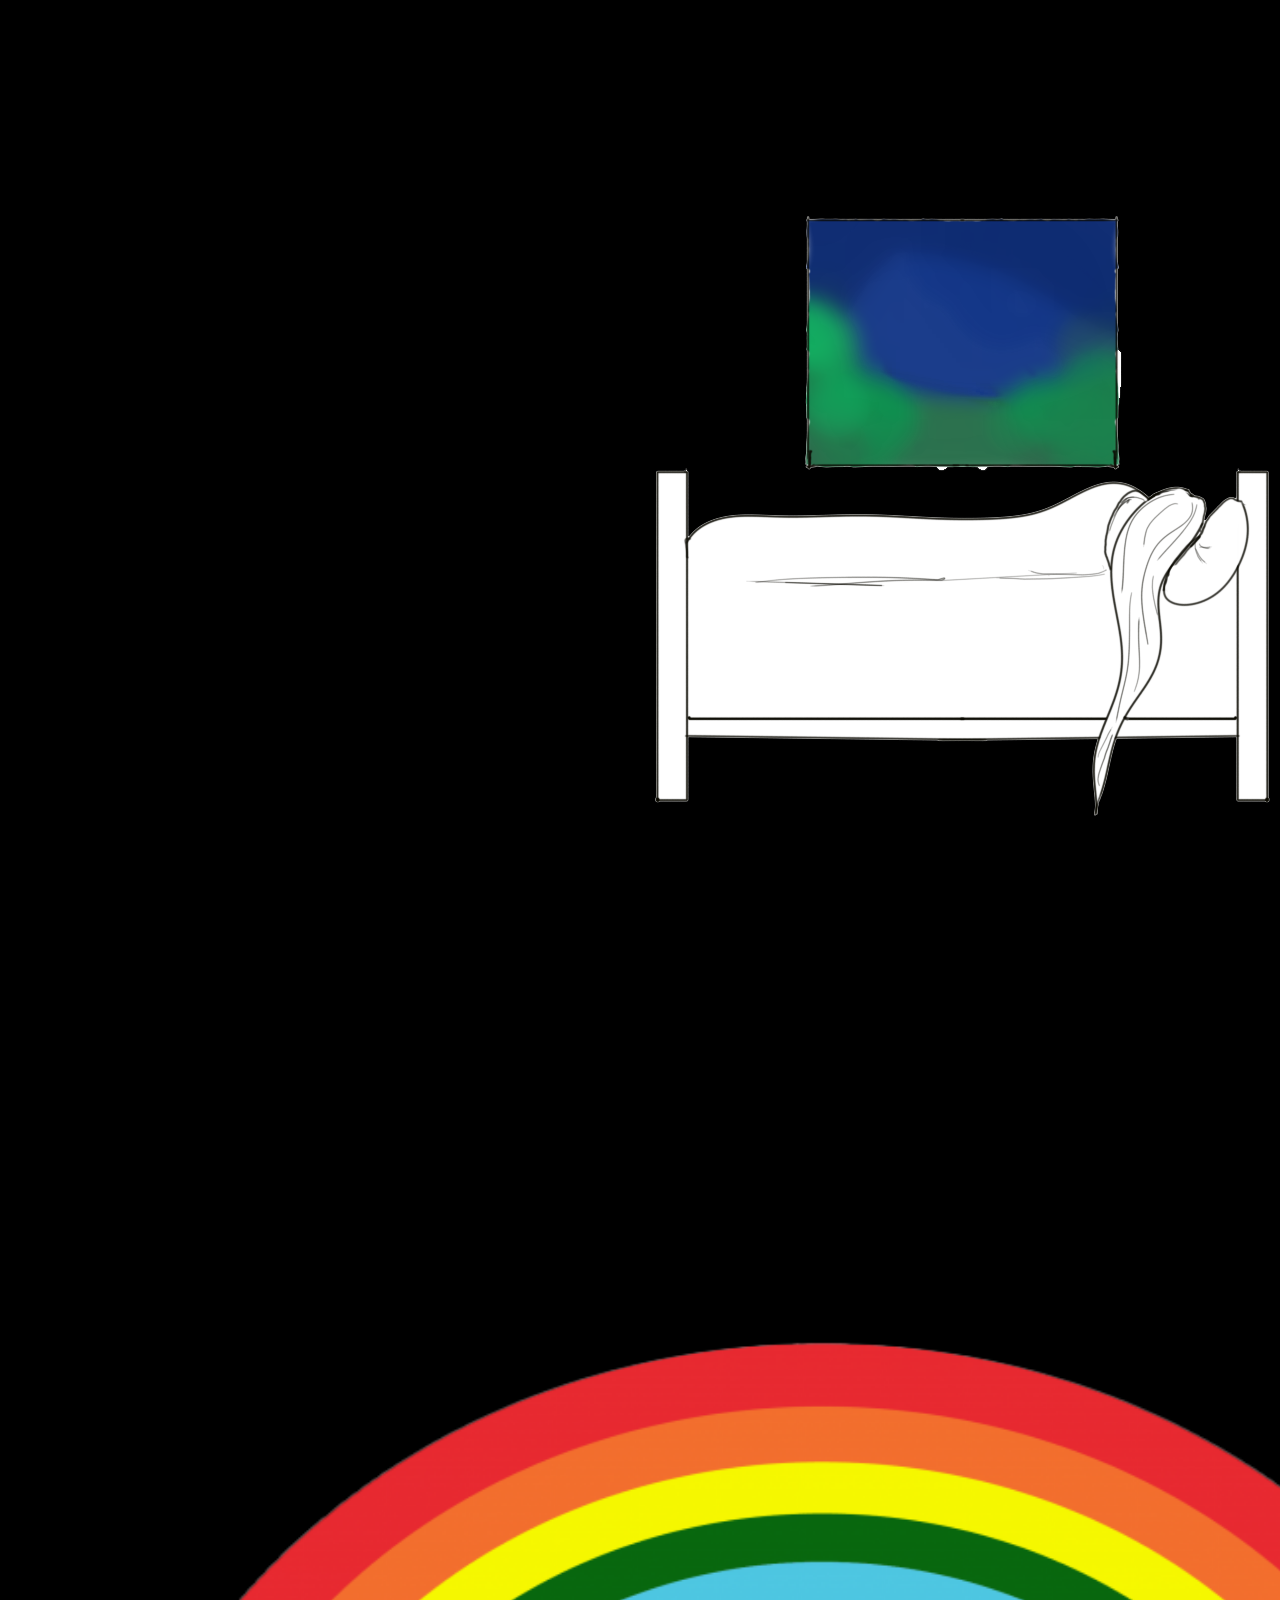
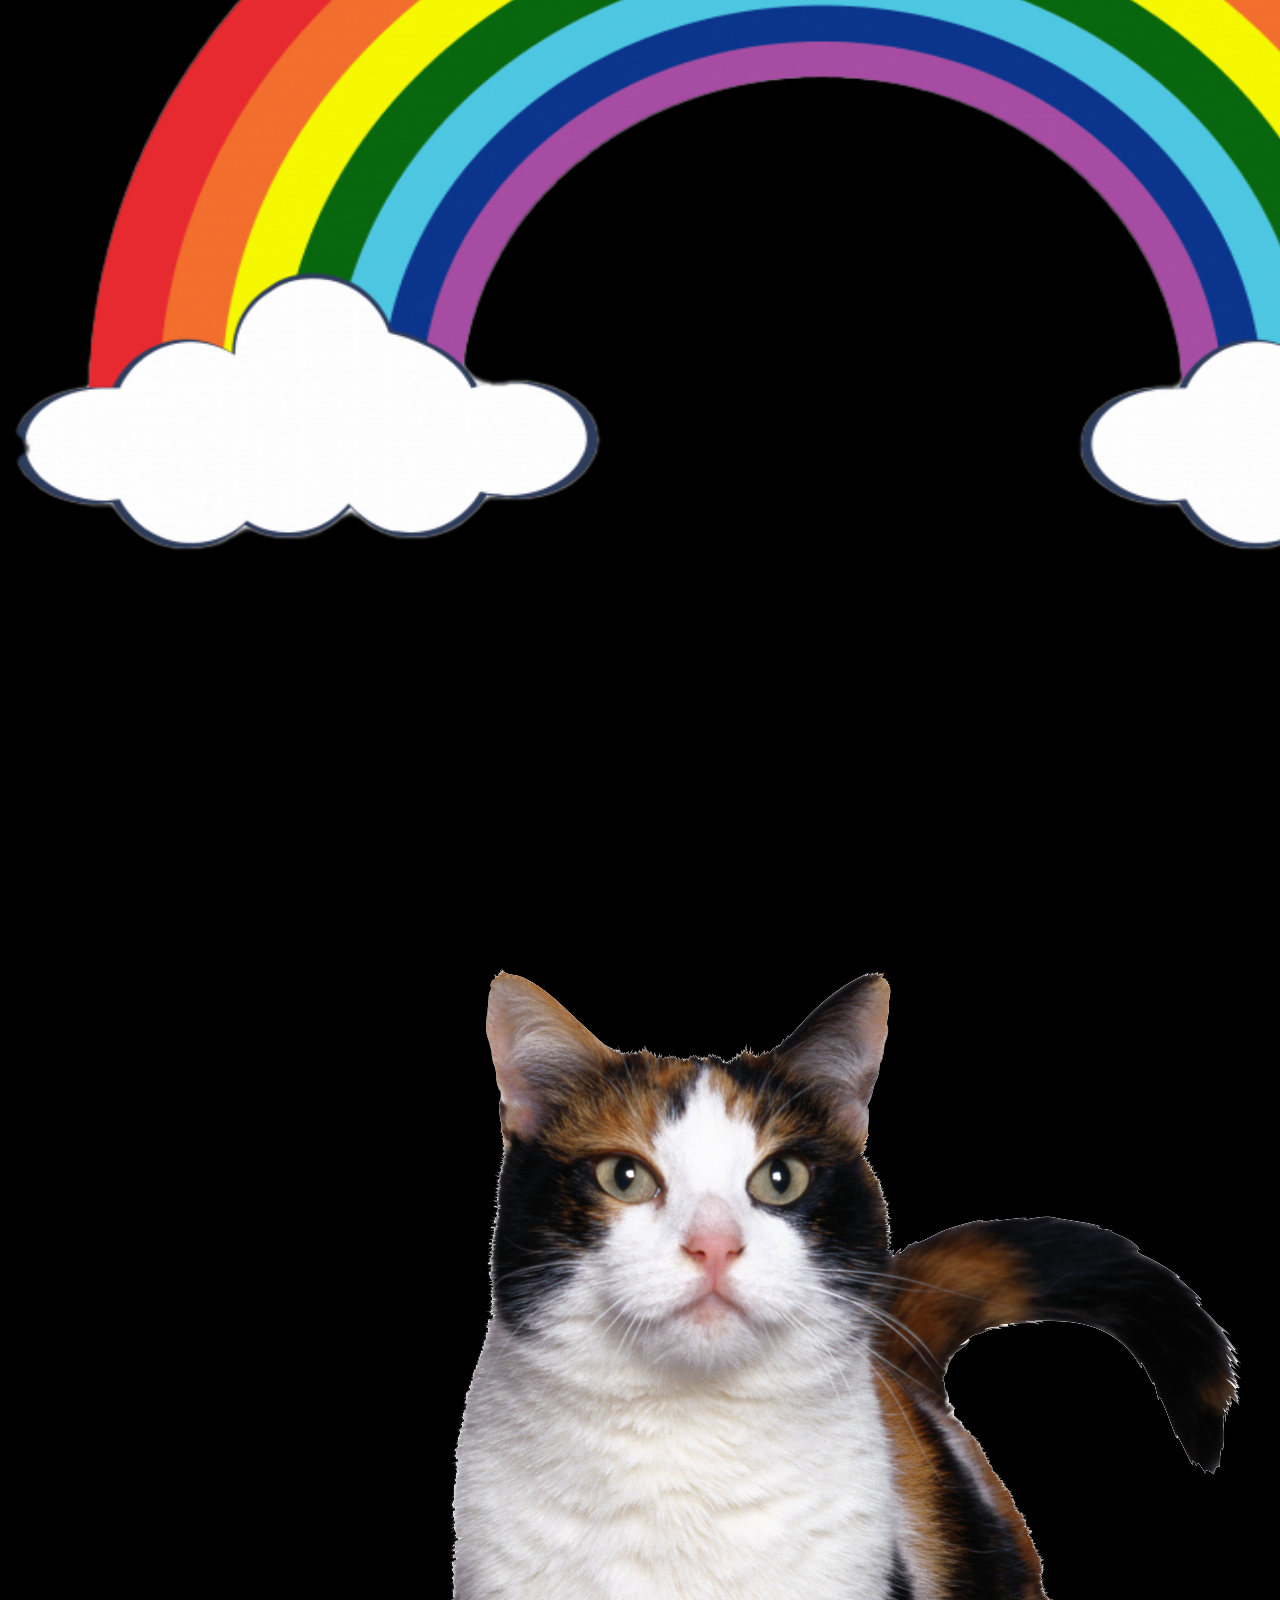
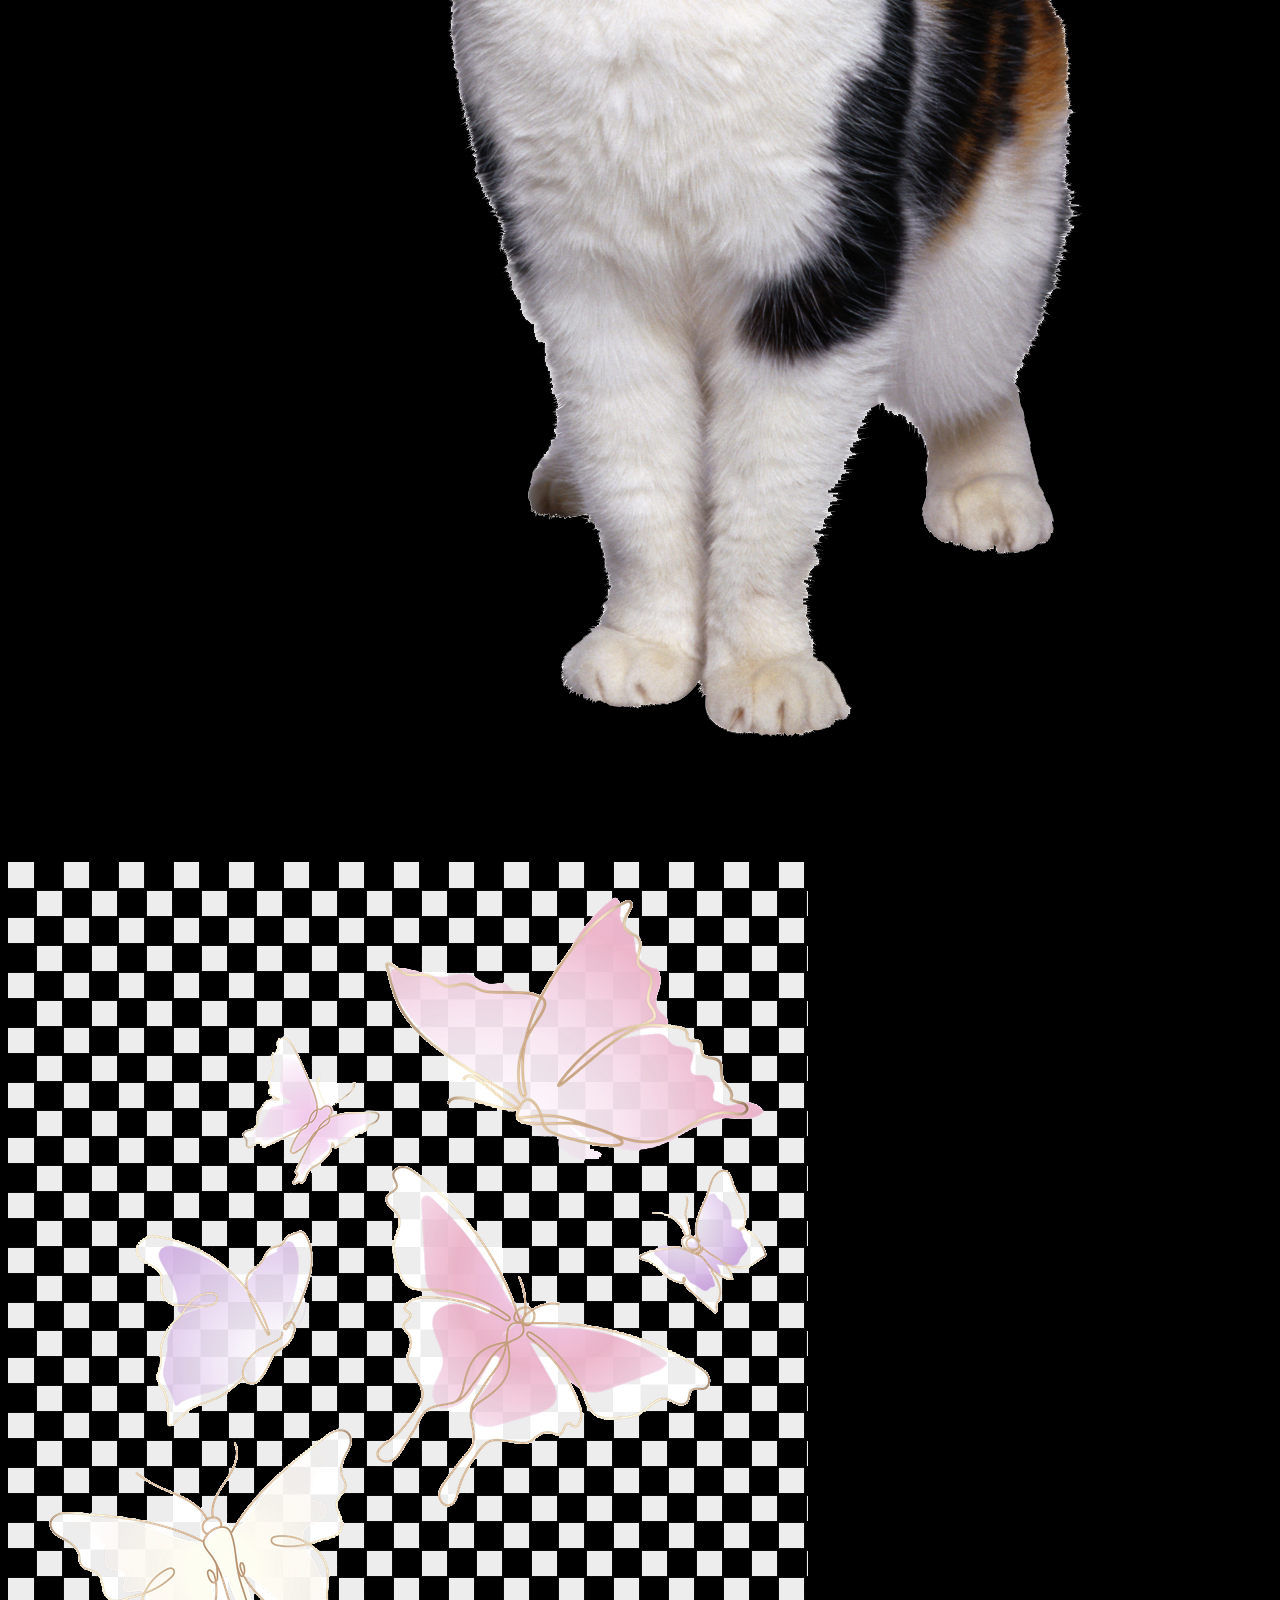
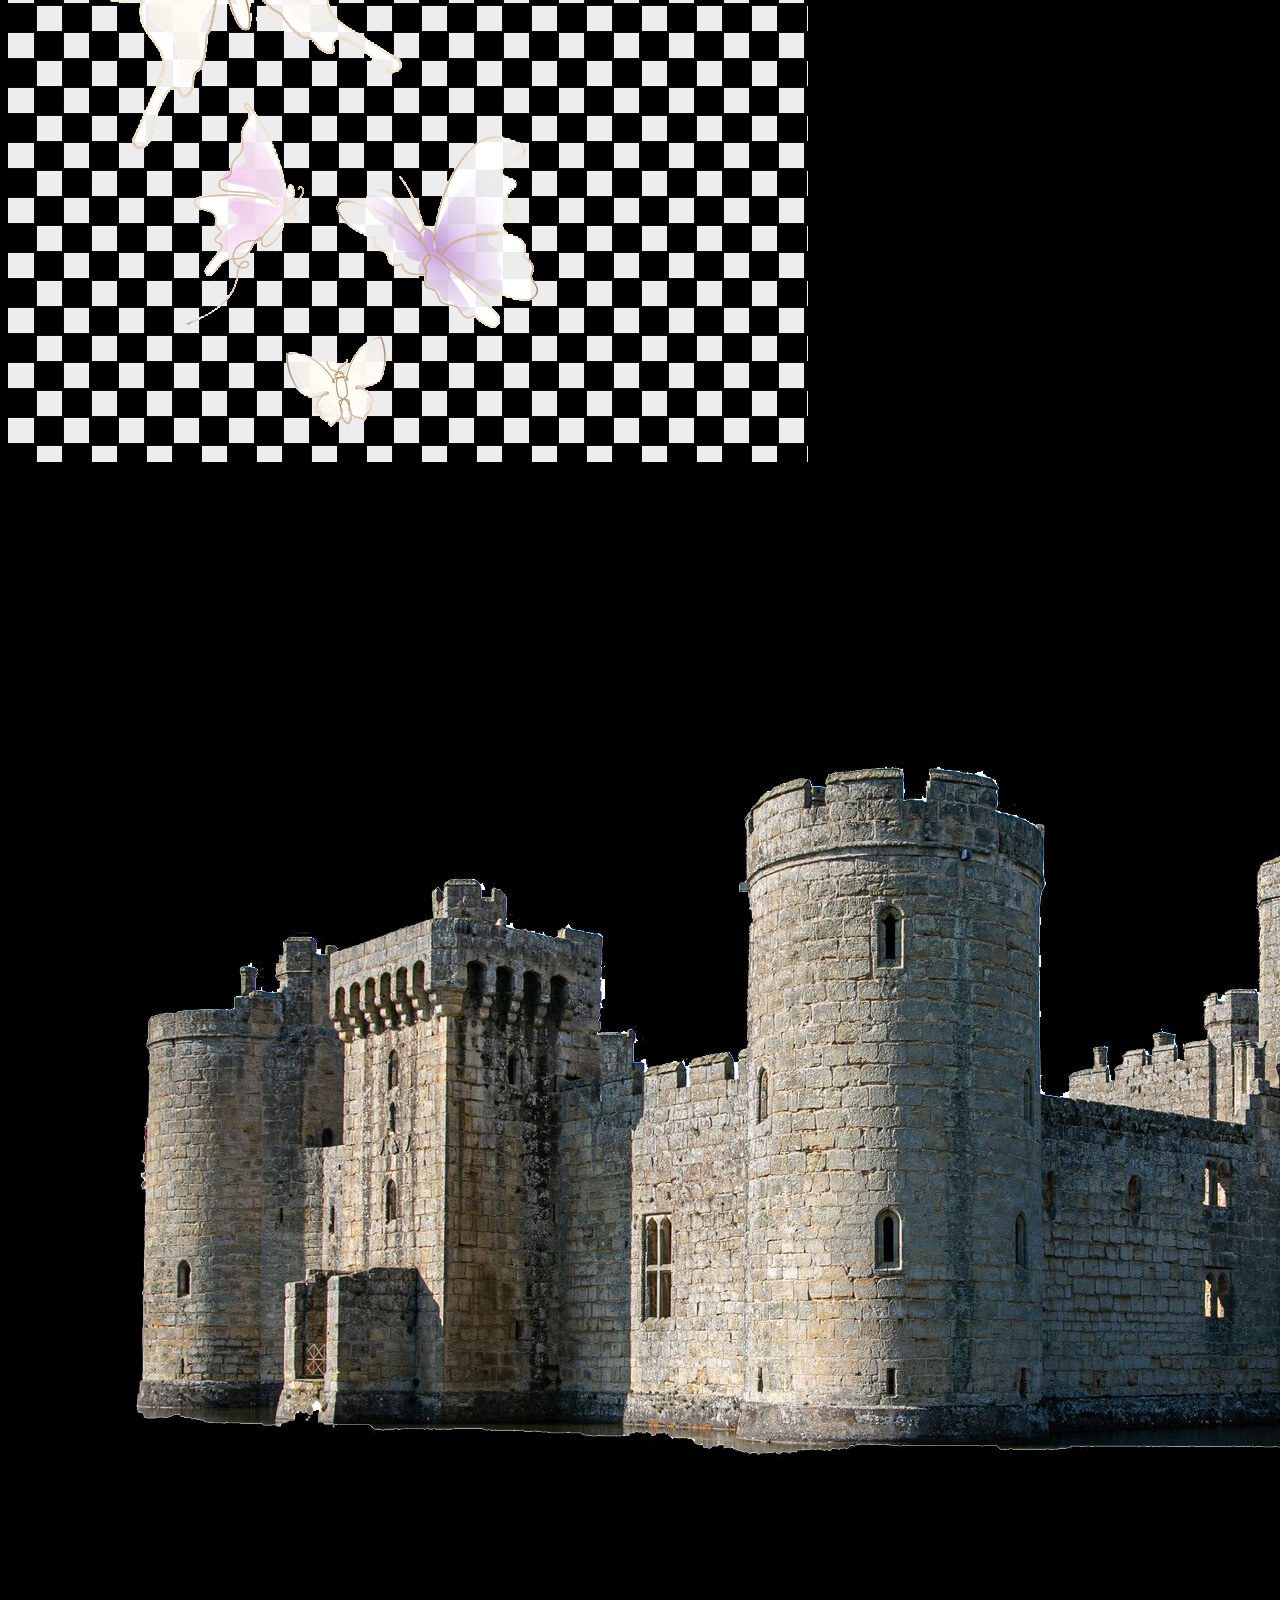
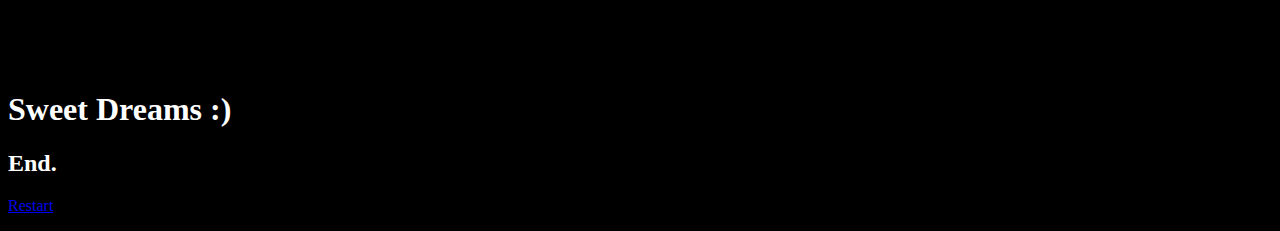
<file: goodDreams.html>
<!doctype html>
<html>
<head>
<meta charset="utf-8">
<title>goodDreams</title>
<link href="styles9.css" rel="stylesheet" type="text/css">
</head>

<body>
	
<img src="images/sky.png" width="1920" height="976" alt="girl sleeping infront of a plain night sky"/>
<img src="images/rainbow.png" width="1660" height="1517" alt="rainbow"/>
	<p align="right"><img src="images/cat.png" width="860" height="1517" alt="mostly whit calico cat"/></p>
	<img src="images/pinkButterflies.png" width="800" height="1200" alt="pink butterflies on a checkered background"/>
<img src="images/castle2.png" width="1800" height="1200" alt="a large castle"/>
	<h1> Sweet Dreams :)</h1>
	<h2> End.</h2>
	<p> <a href="index.html">Restart</a></p>
</body>
</html>
</file>
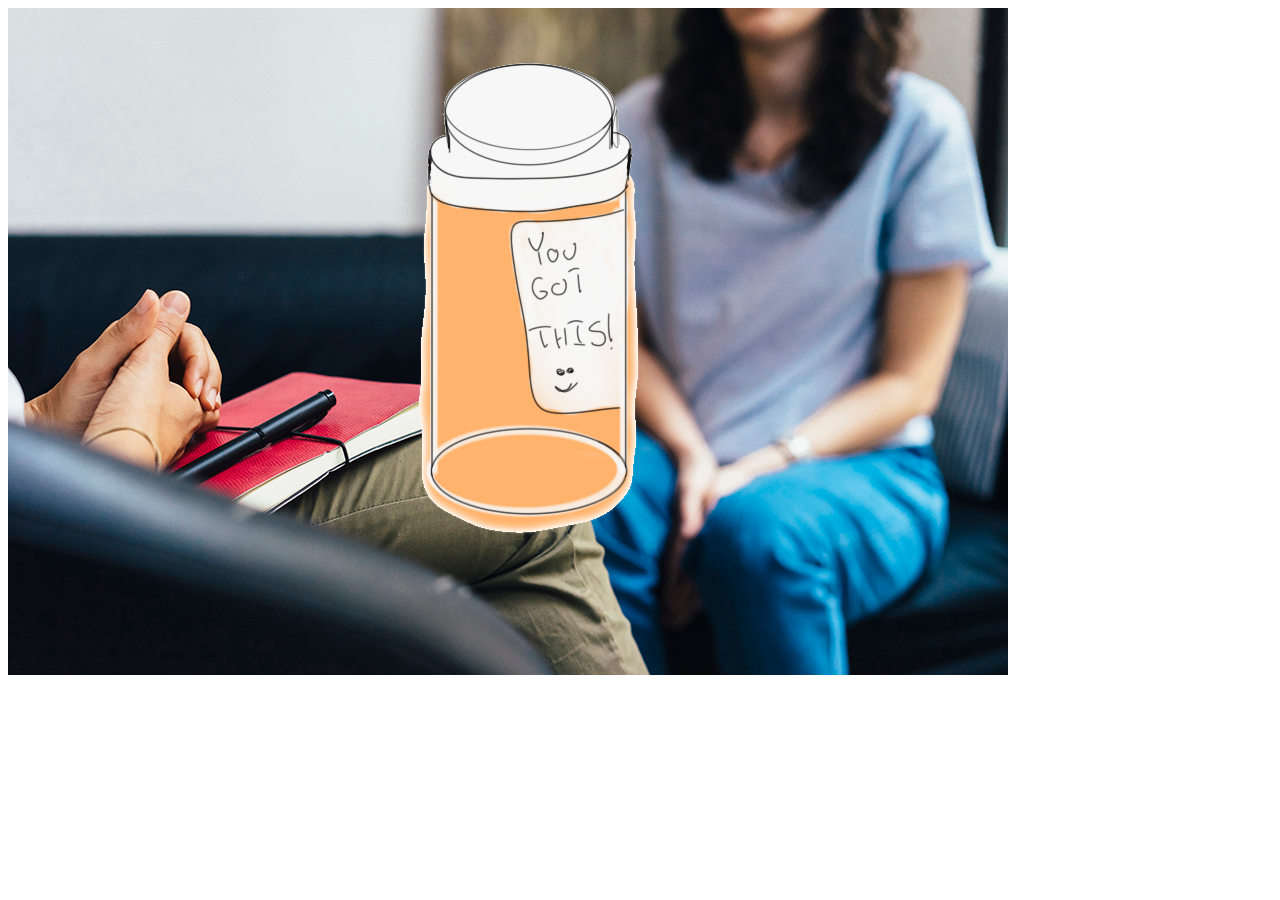
<file: help.html>
<!doctype html>
<html>
<head>
<meta charset="utf-8">
<title>help</title>
<link href="styles3.css" rel="stylesheet" type="text/css">
</head>

<body>
<img src="images/therapy.jpg" width="1000" height="667" alt="a woman speaking to a therapist"/>
<a href="goodDreams.html">goodDreams.html<img src="images/bottleclear.png" width="416" height="580" alt="bottle of medication with the words "you got this!""/ class="bottle"</a>>
</body>
</html>
</file>
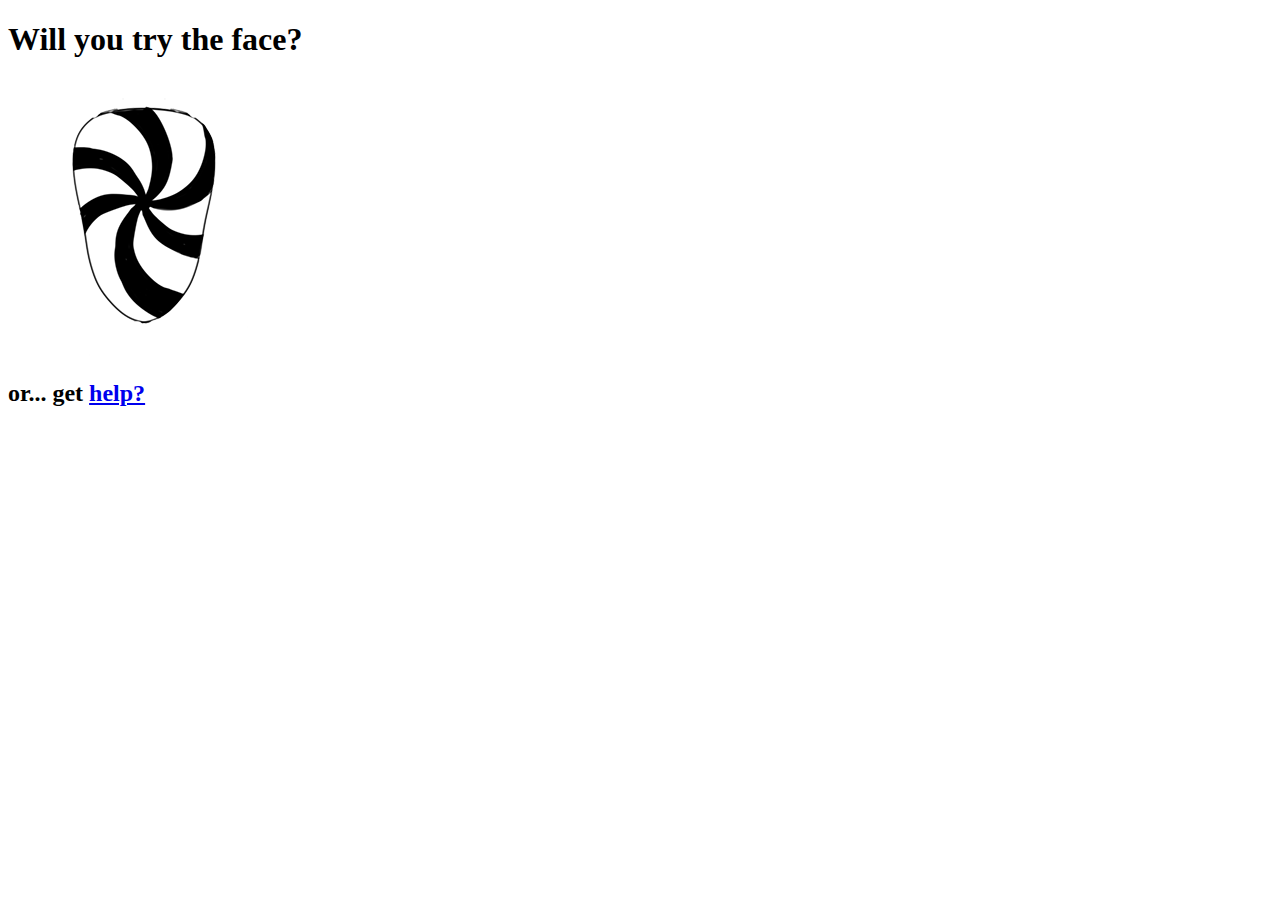
<file: ItsNotEasy.html>
<!doctype html>
<html>
<head>
<meta charset="utf-8">
<title>ItsNotEasy</title>
</head>
<body>
<h1> Will you try the face?</h1>
<a href="transition.html"><img src="images/swirlyFaceClear.png" width="268" height="276" alt="a face with no features, instead has a black and white swirl"/></a>
<h2> or... get <a href="help.html">help?</a></h2>
</body>
</html>
</file>
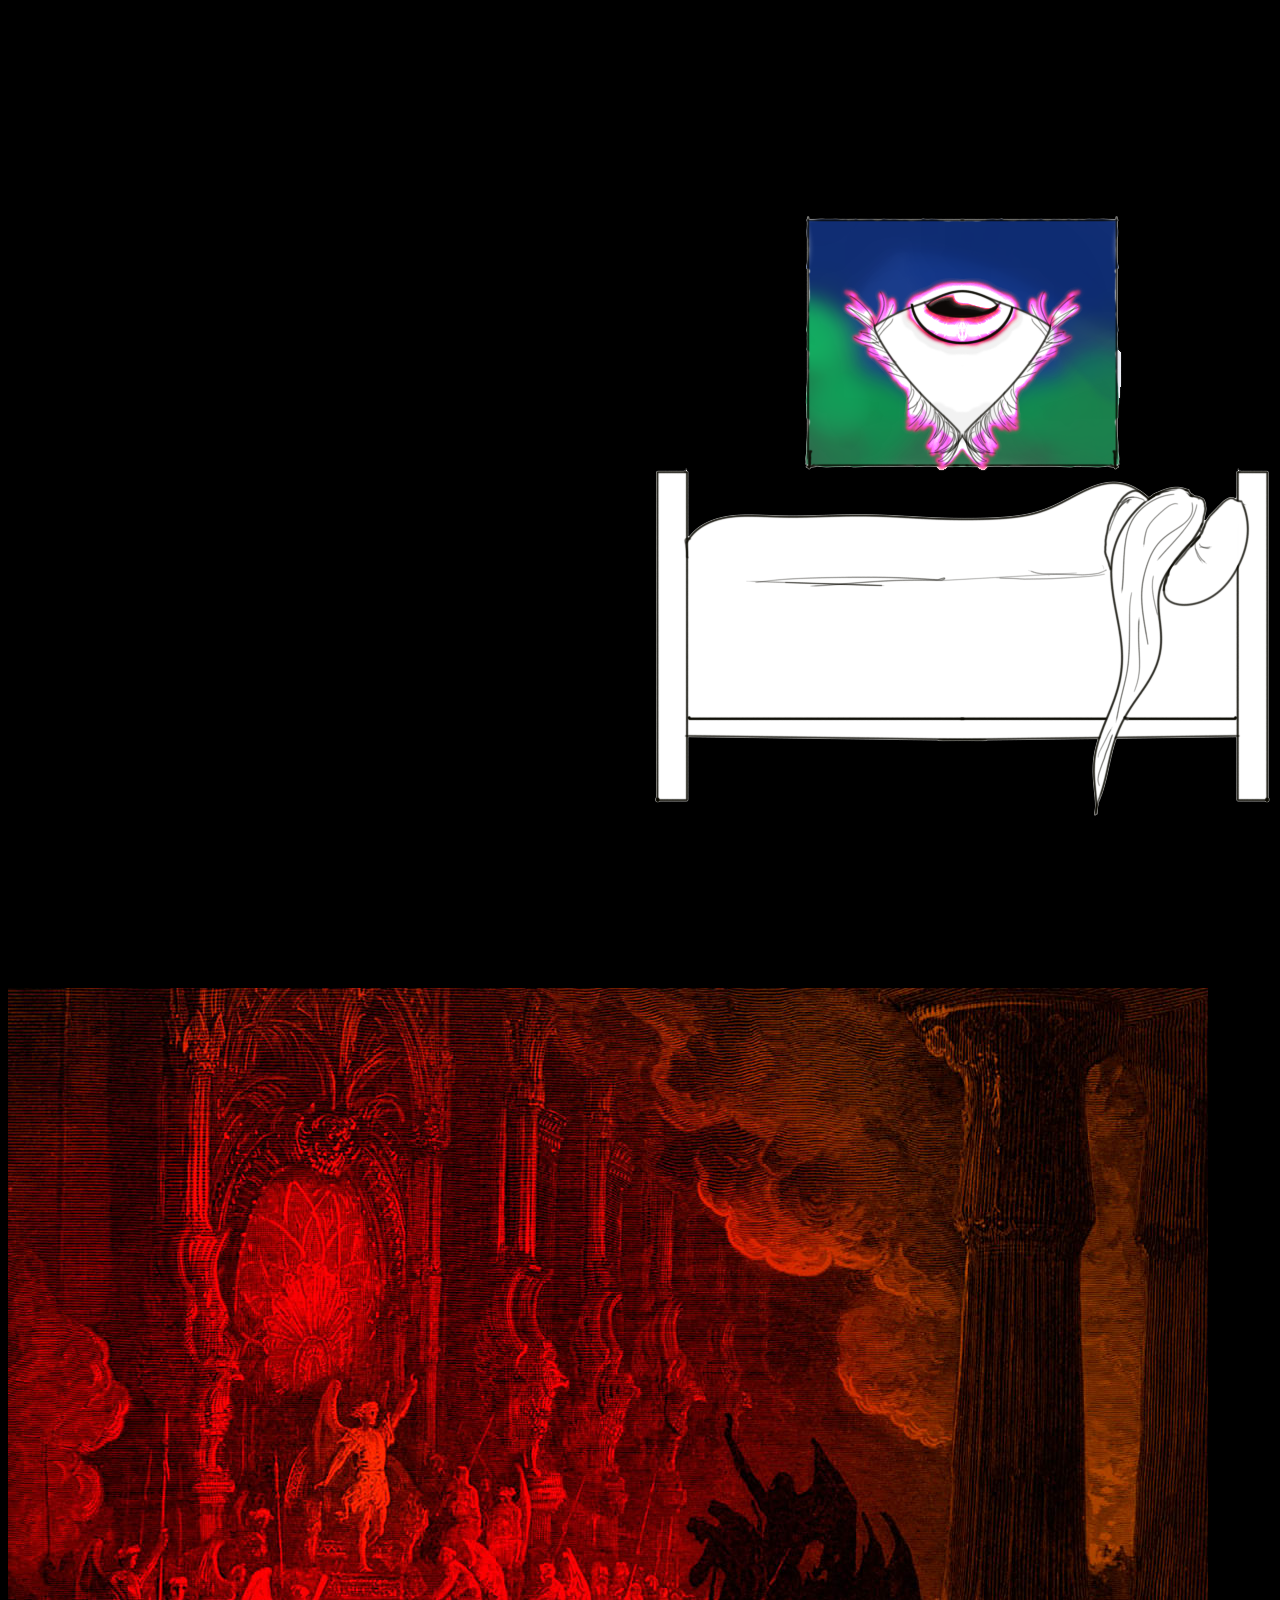
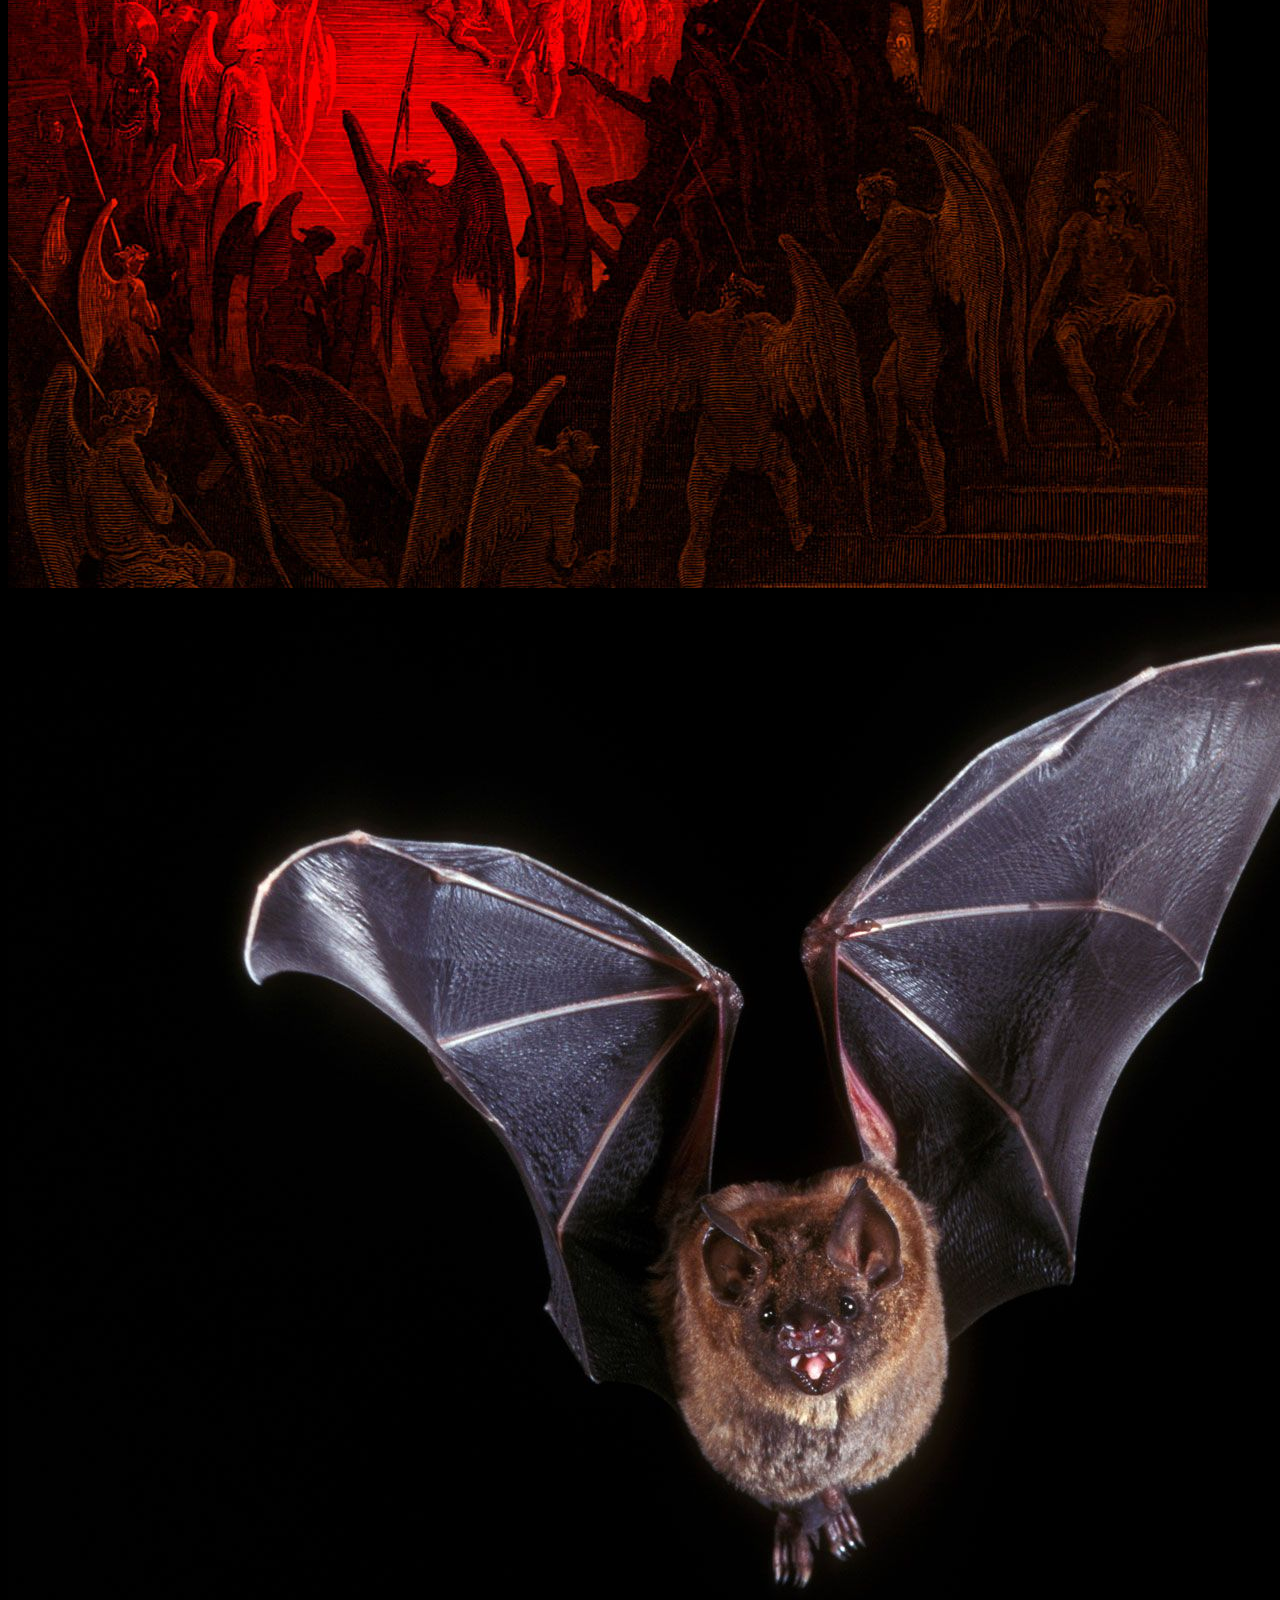
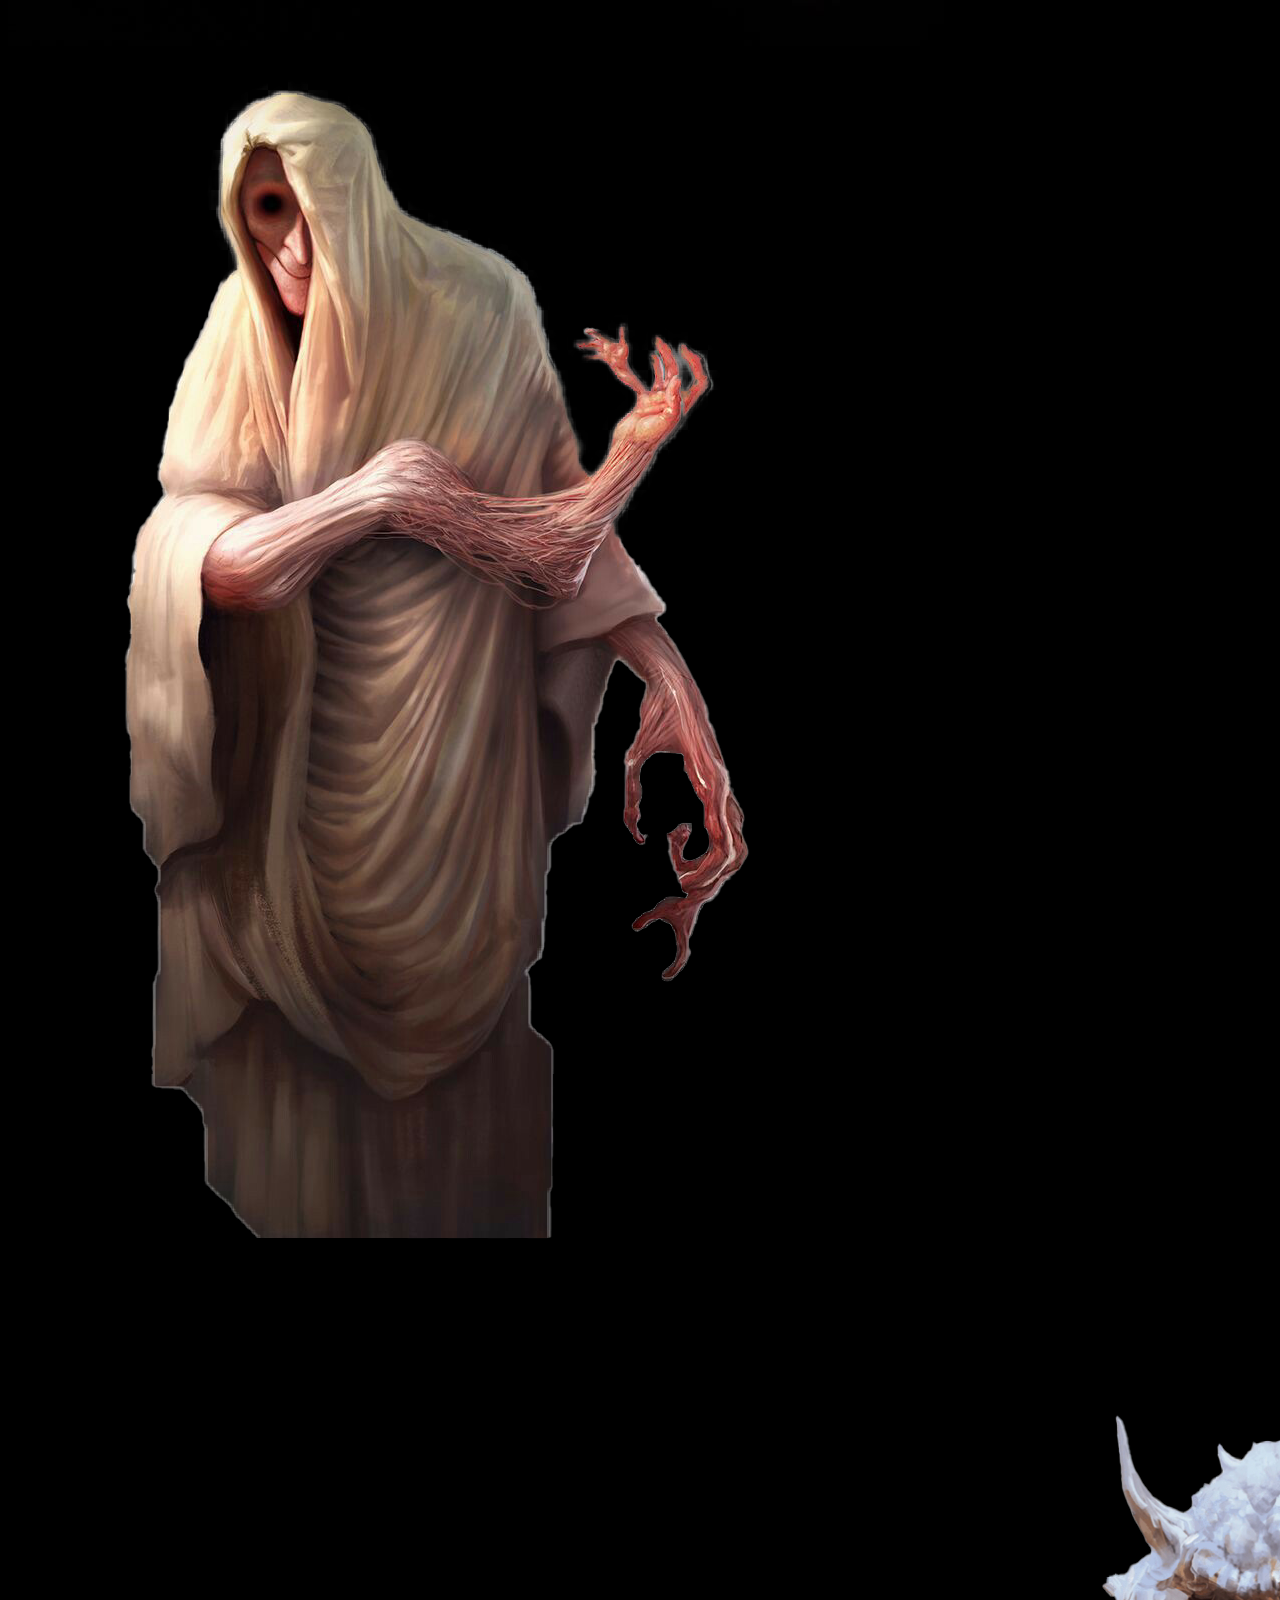
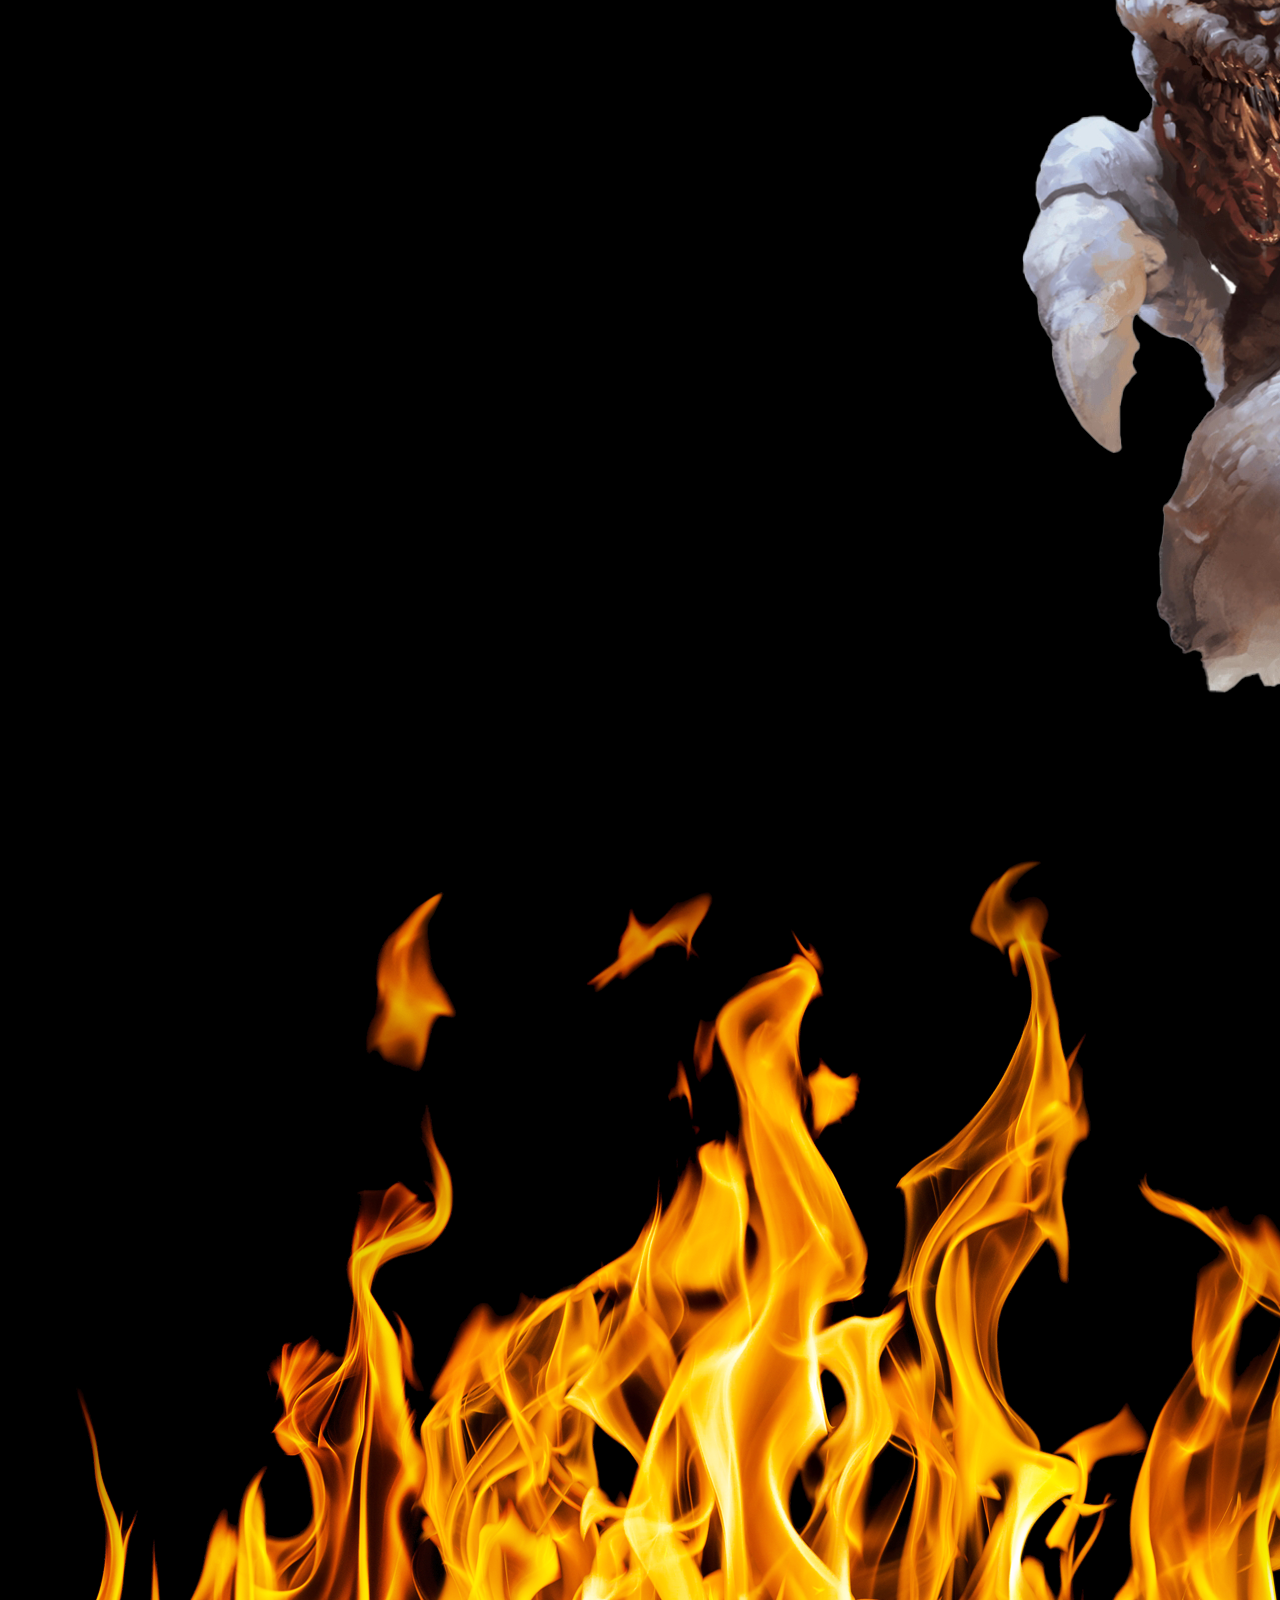
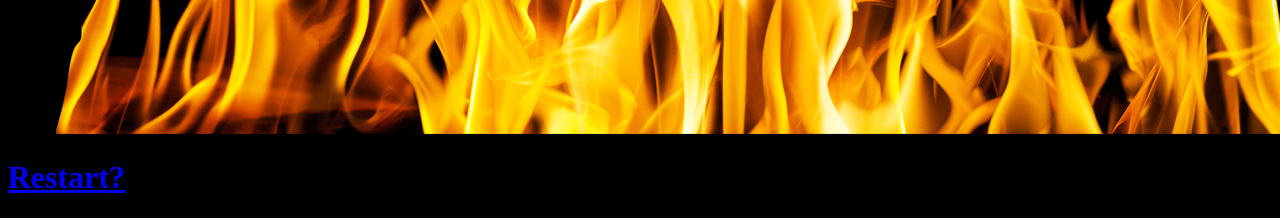
<file: nightmare.html>
<!doctype html>
<html>
<head>
<meta charset="utf-8">
<title>nightmare</title>
<link href="styles8.css" rel="stylesheet" type="text/css">
</head>

<body>
<img src="psds/nightmareBase.png" width="1920" height="976" alt="girl sleeping infront of window with scary eye outside"/>
<img src="images/satansThrone.jpg" width="1200" height="1200" alt="satan commanding hells army"/>
<img src="images/bat.jpg" width="1600" height="1054" alt="a bat"/>
<img src="images/handGuy.png" width="860" height="1228" alt="a man in a white robe with hands growing out of his fingers"/>
t<img src="images/teethMonster.png" width="1920" height="1080" alt="white monster with big teeth"/>h"
<img src="psds/fire cut out 1.png" width="1550" height="950" alt="fire"/>
	<h1> <a href="index.html">Restart?</a>? </h1>
</body>
</html>
</file>
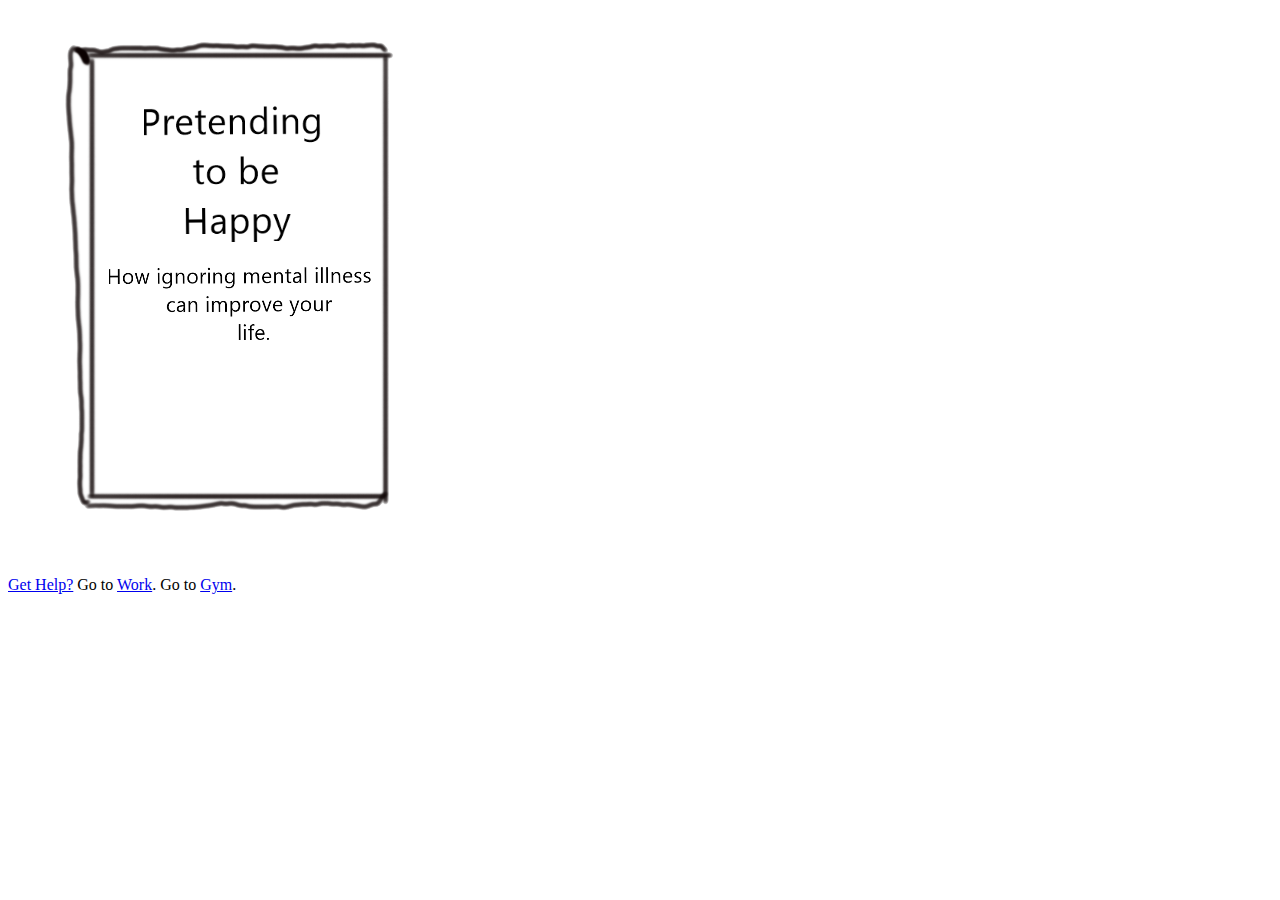
<file: selfHelp.html>
<!doctype html>
<html>
<head>
<meta charset="utf-8">
<title>selfHelp</title>
<link href="styles4.css" rel="stylesheet" type="text/css">
	
</head>

<body>
<img src="images/Self Help Book.png" width="460" height="548" alt="self help book titled 'Pretending to be Happy: How ignoring mental illness can improve your life'"/>
	<p> <a href="help.html">Get Help?</a> Go to <a href="theCounter.html">Work</a>. Go to <a href="gym.html">Gym</a>. </p>
</body>
</html>
</file>
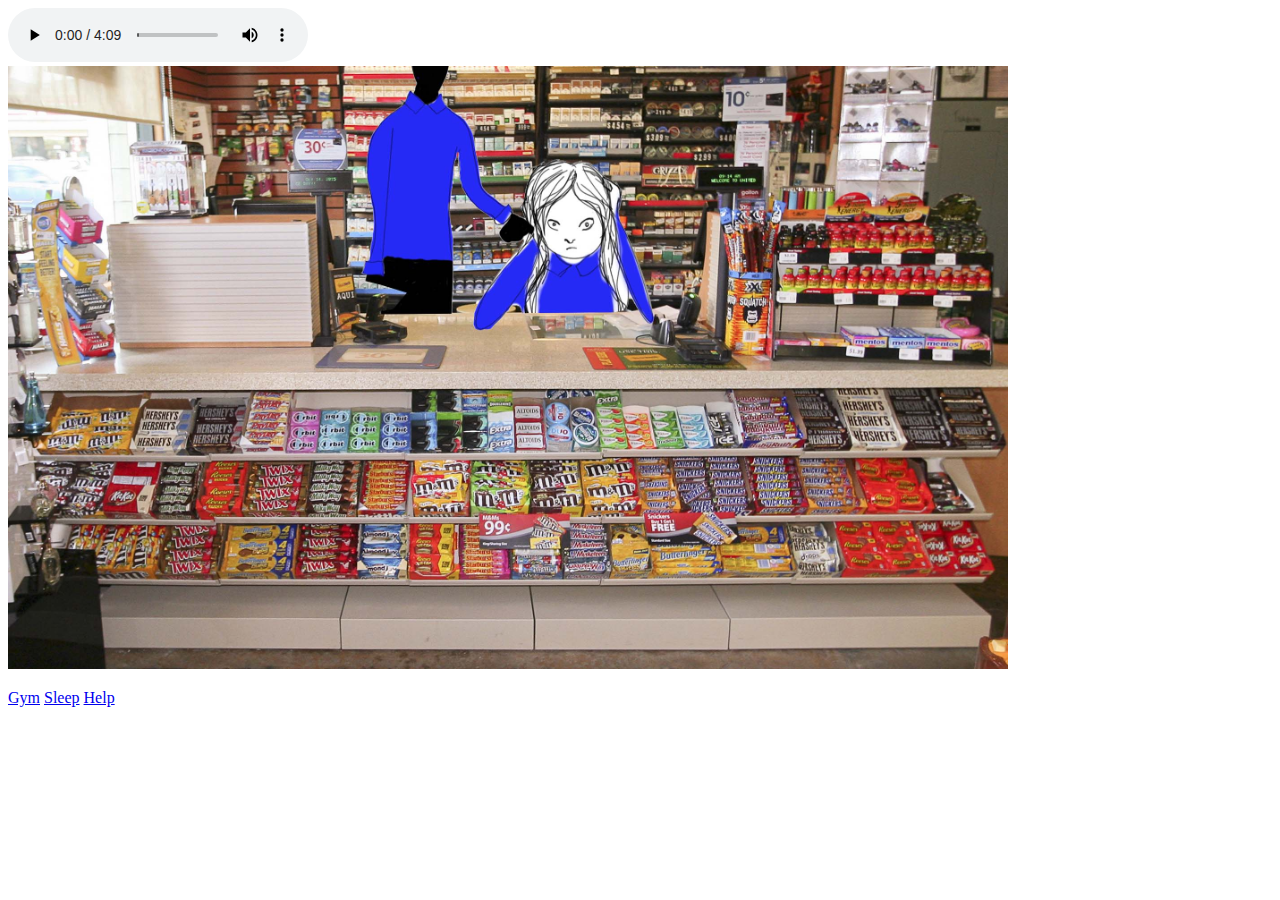
<file: theCounter.html>
<!doctype html>
<html>
<head>
<meta charset="utf-8">
<title>work</title>
<link href="styles5.css" rel="stylesheet" type="text/css">
</head>

<body>
<audio controls>
  <source src="audio/beepBeep.mp3" type="audio/mp3">
</audio>
	<br>
<img src="images/workCopy.jpg" width="1000" height="603" alt="girl sits at gas station counter, stessed, while a dark figure stands with a hand on her shoulder behind her"/>
<p> <a href="gym.html">Gym</a> <a href="transition.html">Sleep</a> <a href="help.html">Help</a> </p>
</body>
</html>
</file>
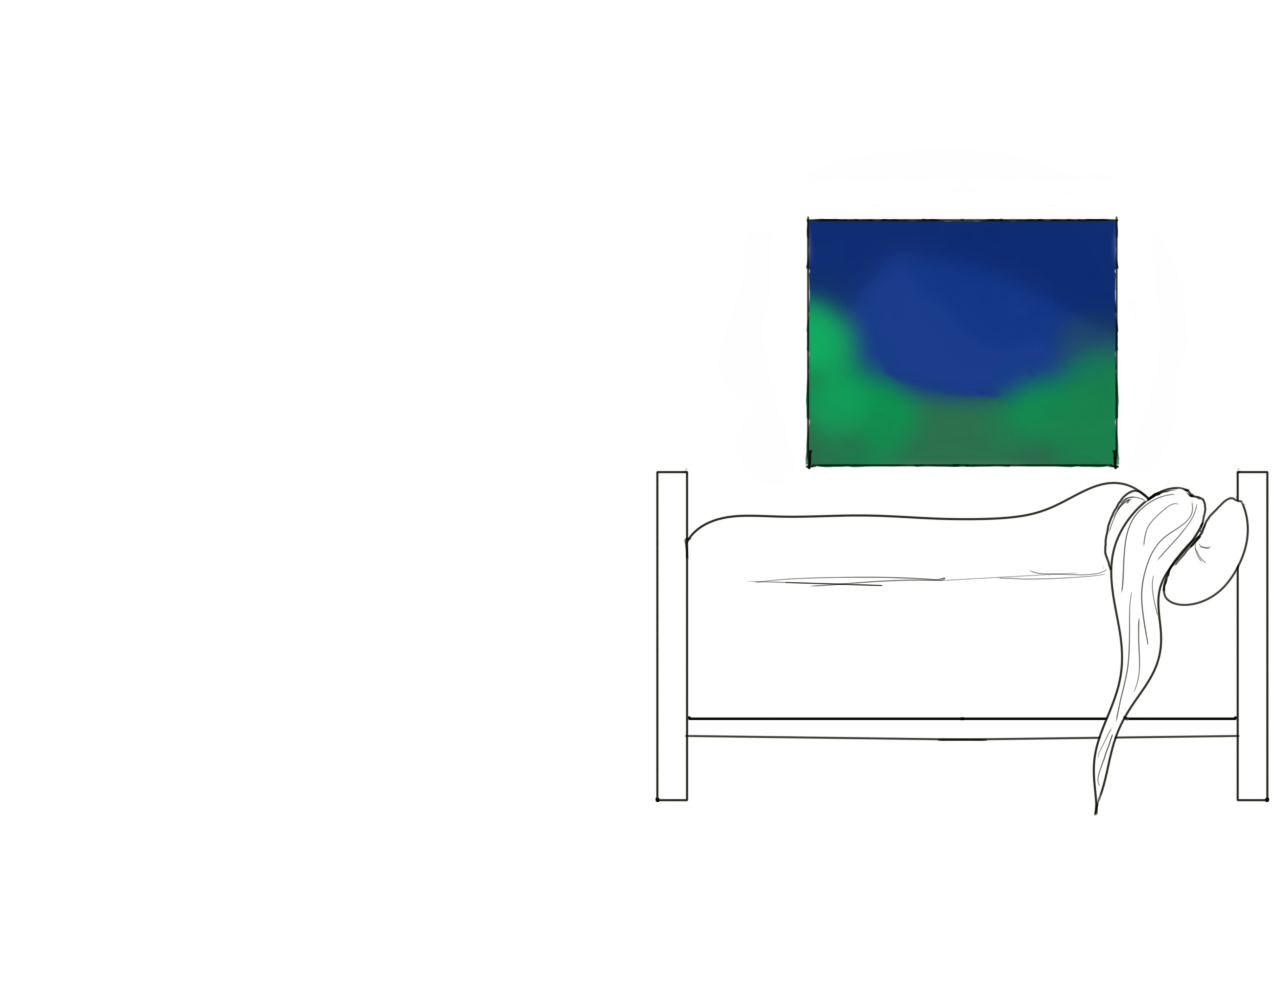
<file: transition.html>
<!doctype html>
<html>
<head>
<meta charset="utf-8">
<title>transition</title>
<link href="styles 7.css" rel="stylesheet" type="text/css">
</head>

<body>
	
	<img src="images/nightTransitionWithEye.png" width="1920" height="976" alt=""/>
	
	<a href="nightmare.html"><img src="images/nightTransition.png" alt="girl sleeping in bed under night sky" class="sky" onMouseOver="this.src='images/nightEye.png'" onMouseOut="this.src='images/nightTransition.png'"/></a>
	

</body>
</html>
</file>
<file: styles9.css>
@charset "utf-8";
@charset "utf-8";
body {background-color:#000000;}
h1, h2 {color: #FFFFFF;}
</file>
<file: styles3.css>
@charset "utf-8";
img{position: absolute;}
.bottle {padding-left: 200px;
}
</file>
<file: styles8.css>
@charset "utf-8";
body {background-color:#000000;
	
}
.teeth { .Layer_0 {
  background-image: url("Layer 0.png");
  position: absolute;
  padding-left: 1000px;

}
</file>
<file: styles4.css>
@charset "utf-8";
</file>
<file: styles5.css>
@charset "utf-8";
</file>
<file: styles 7.css>
@charset "utf-8";
img {
	position: absolute;	
}
</file>
